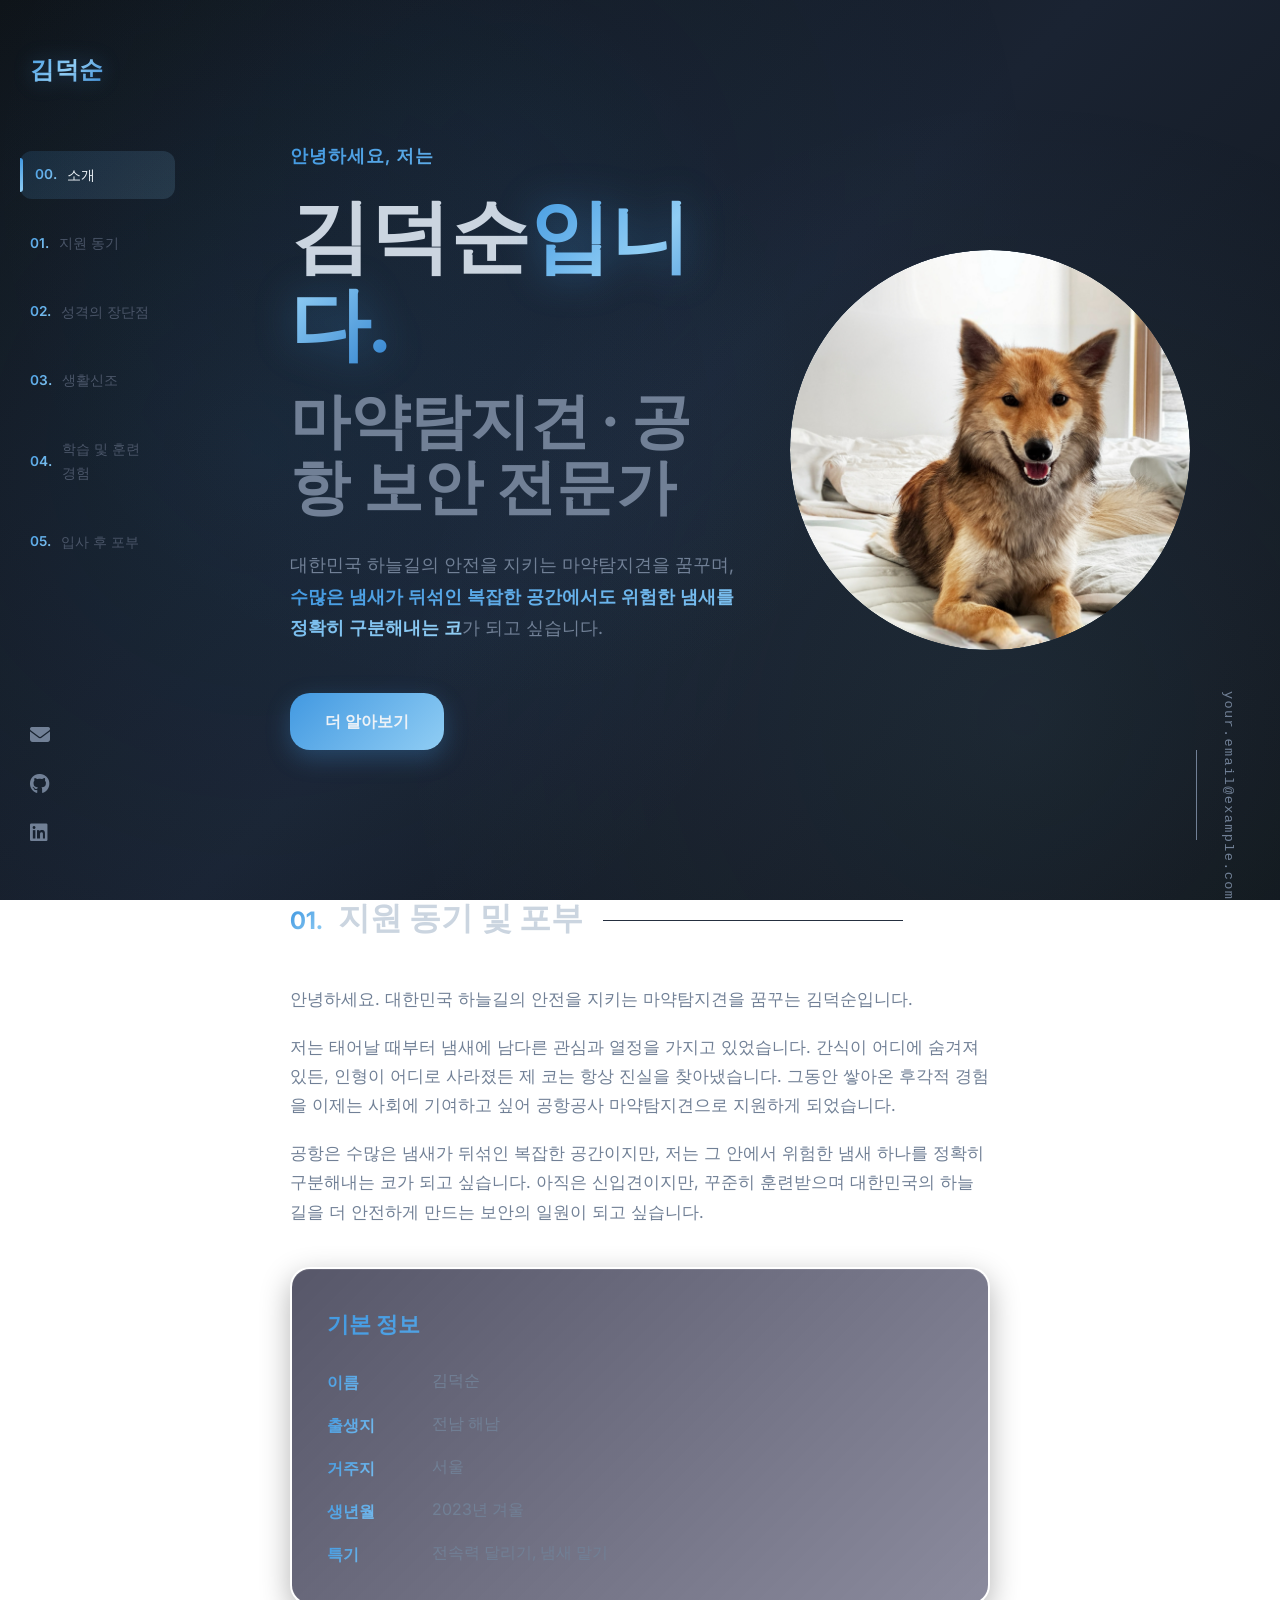
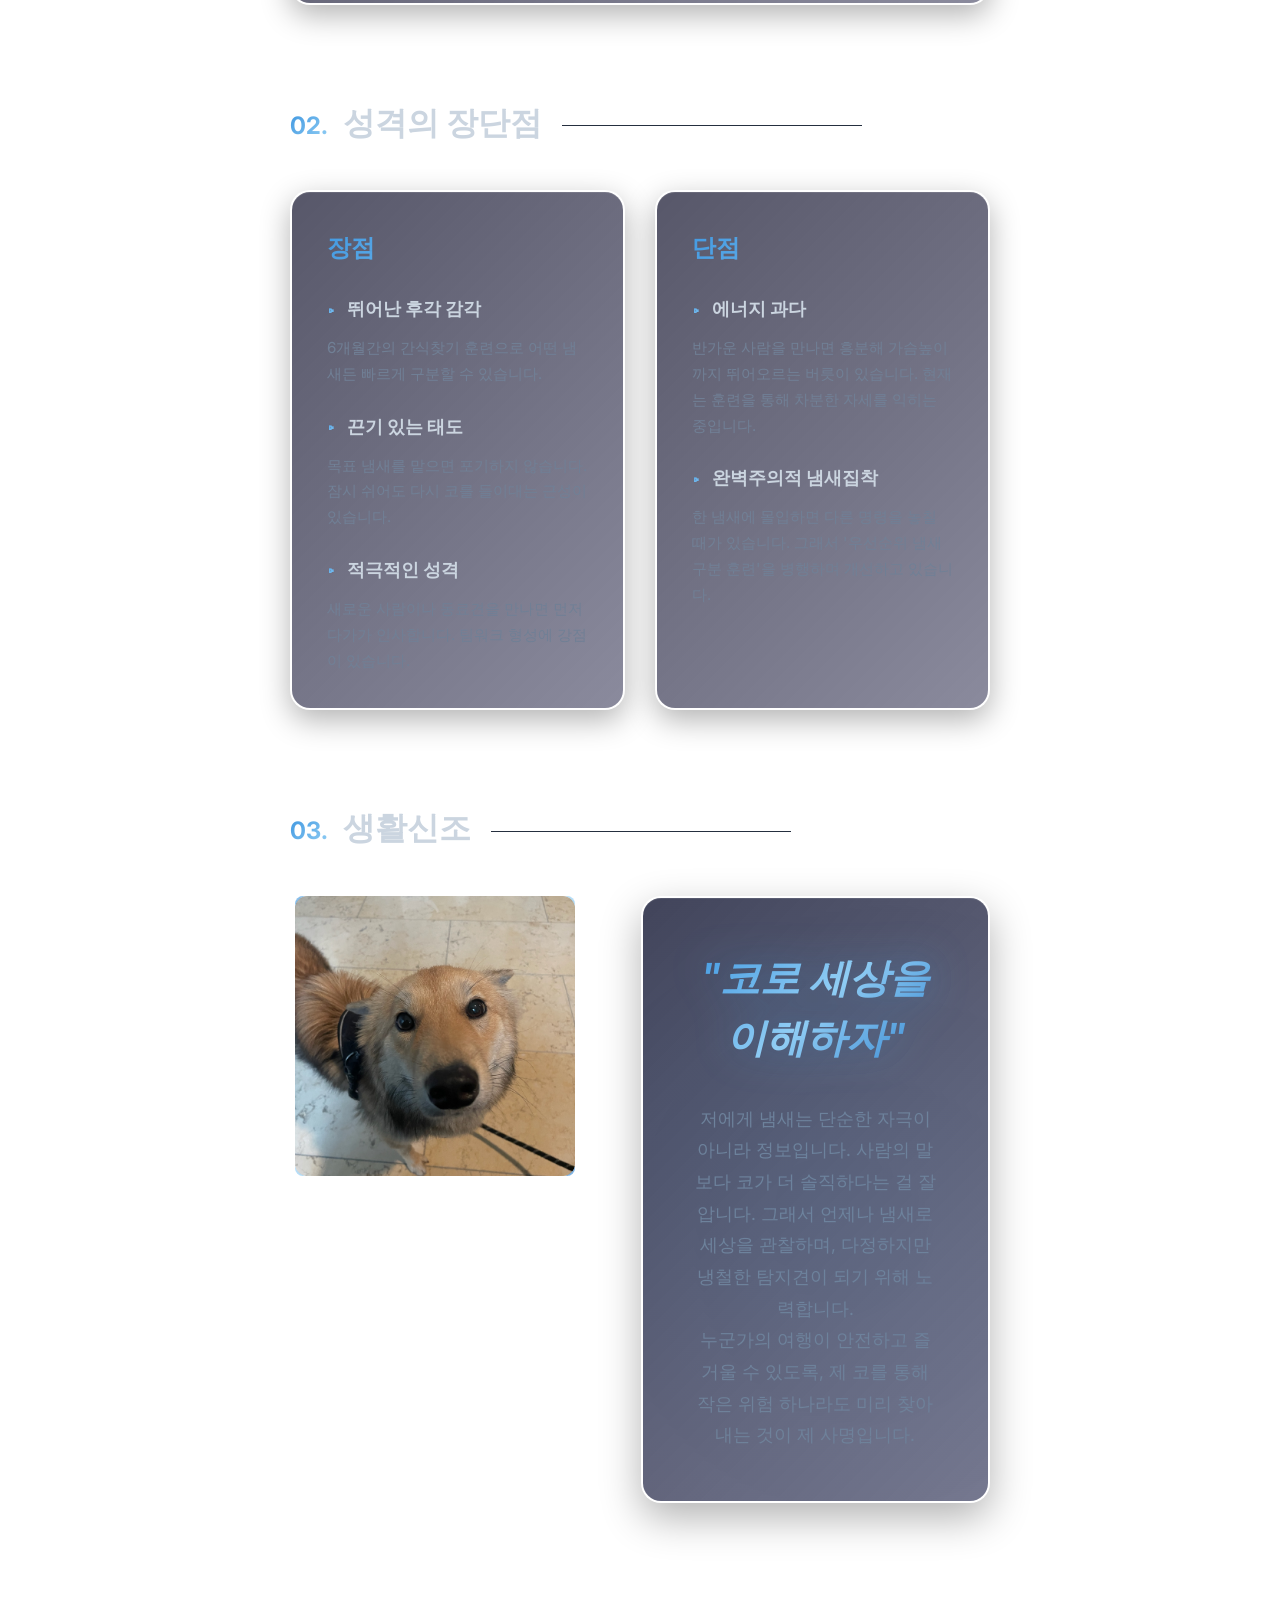
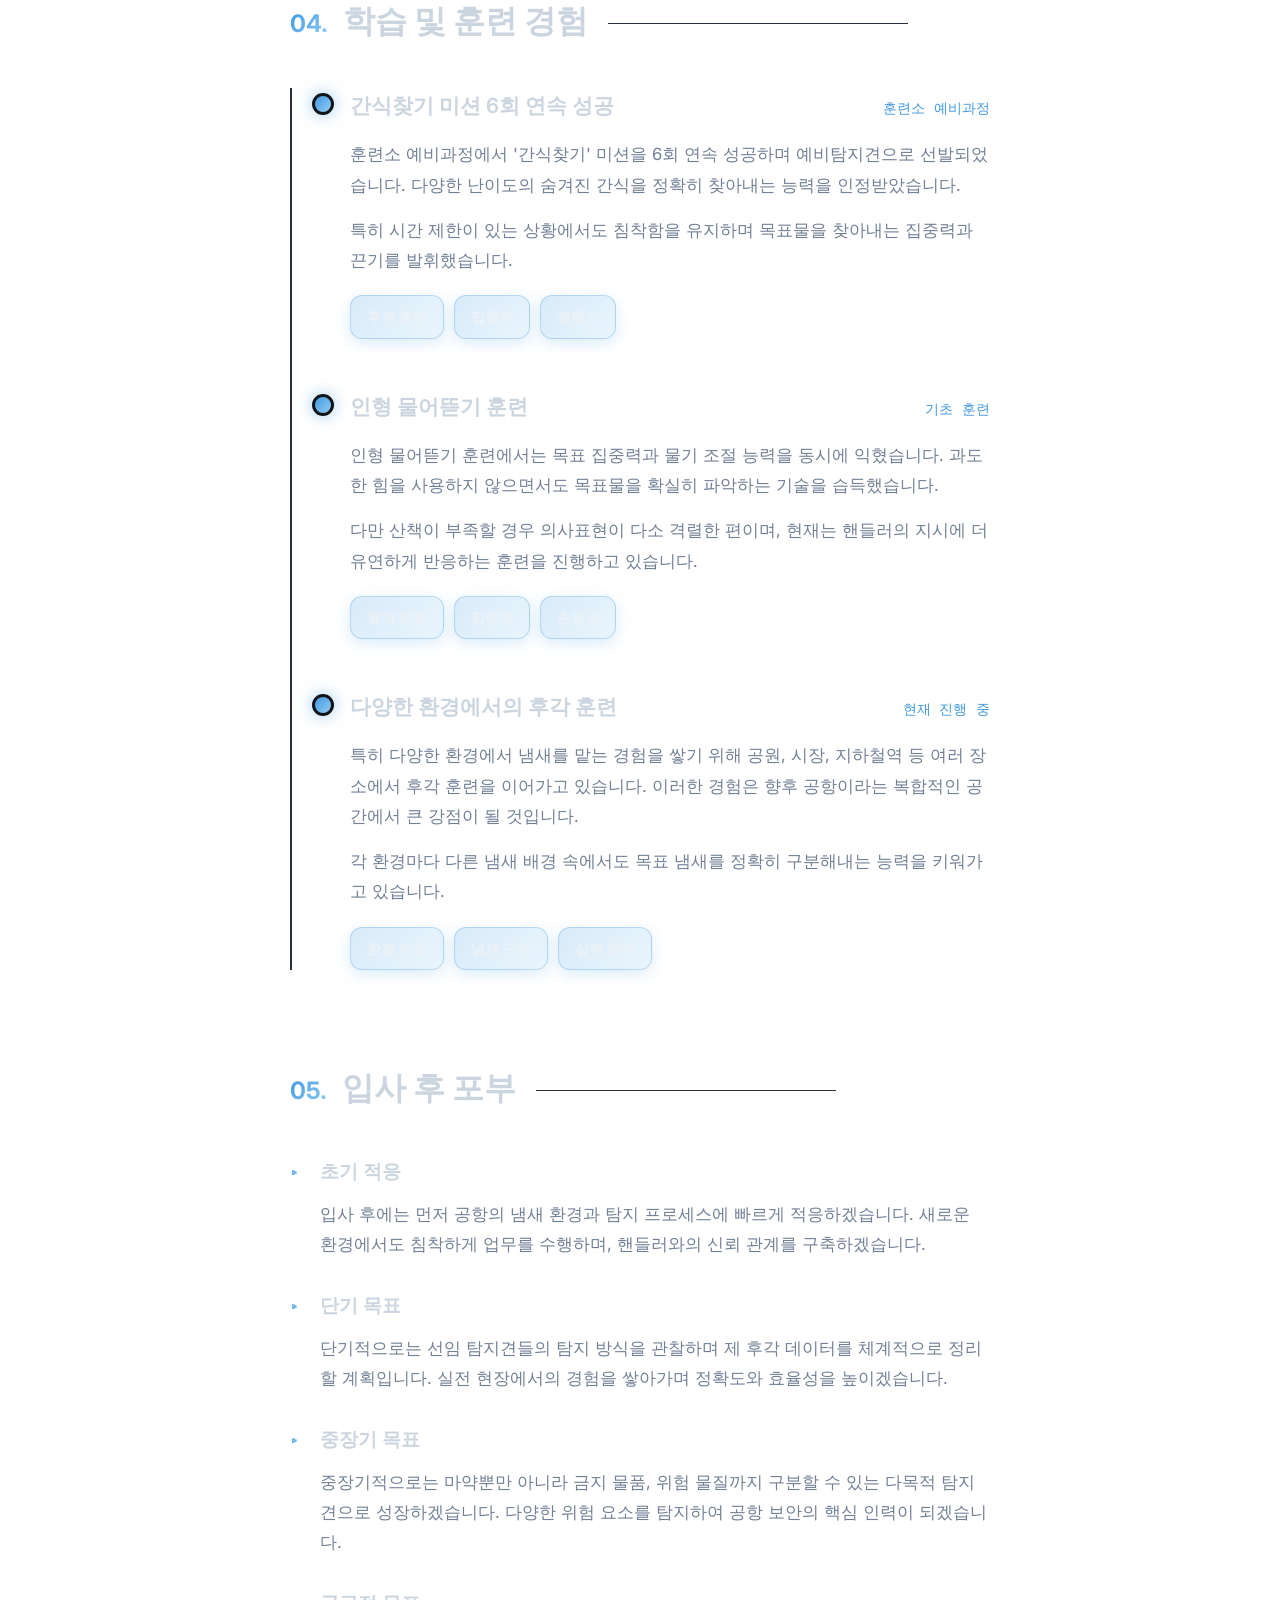
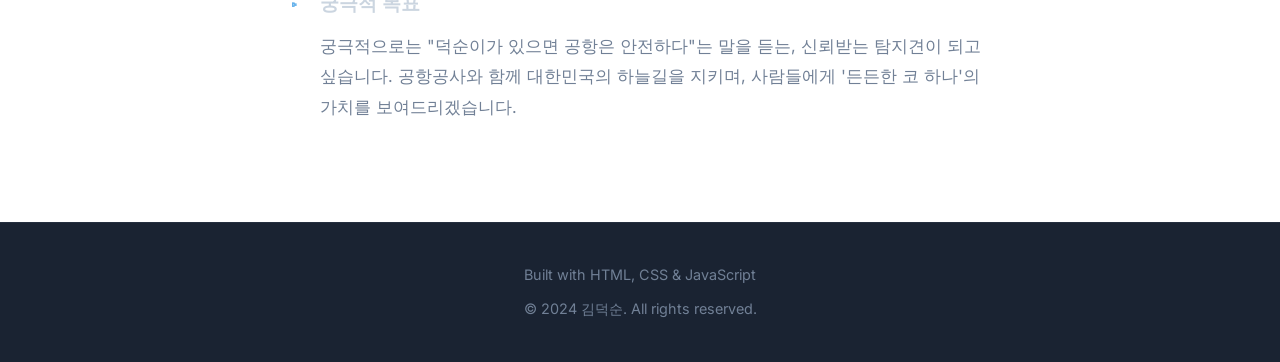
<file: index.html>
<!DOCTYPE html>
<html lang="ko">
<head>
    <meta charset="UTF-8">
    <meta name="viewport" content="width=device-width, initial-scale=1.0">
    <title>김덕순 - 마약탐지견 자기소개서</title>
    <link rel="stylesheet" href="style.css">
    <link rel="preconnect" href="https://fonts.googleapis.com">
    <link rel="preconnect" href="https://fonts.gstatic.com" crossorigin>
    <link href="https://fonts.googleapis.com/css2?family=Inter:wght@300;400;500;600;700&display=swap" rel="stylesheet">
    <link rel="stylesheet" href="https://cdnjs.cloudflare.com/ajax/libs/font-awesome/6.4.0/css/all.min.css">
</head>
<body>
    <!-- 좌측 사이드바 네비게이션 -->
    <aside class="sidebar">
        <div class="sidebar-content">
            <div class="logo">
                <a href="#intro">김덕순</a>
            </div>
            <nav class="sidebar-nav">
                <ol class="nav-list">
                    <li><a href="#intro" class="nav-link"><span>00.</span> 소개</a></li>
                    <li><a href="#motivation" class="nav-link"><span>01.</span> 지원 동기</a></li>
                    <li><a href="#personality" class="nav-link"><span>02.</span> 성격의 장단점</a></li>
                    <li><a href="#philosophy" class="nav-link"><span>03.</span> 생활신조</a></li>
                    <li><a href="#experience" class="nav-link"><span>04.</span> 학습 및 훈련 경험</a></li>
                    <li><a href="#future" class="nav-link"><span>05.</span> 입사 후 포부</a></li>
                </ol>
            </nav>
            <div class="sidebar-footer">
                <ul class="social-links">
                    <li><a href="mailto:your.email@example.com" aria-label="Email"><i class="fas fa-envelope"></i></a></li>
                    <li><a href="https://github.com" target="_blank" rel="noopener noreferrer" aria-label="GitHub"><i class="fab fa-github"></i></a></li>
                    <li><a href="https://linkedin.com" target="_blank" rel="noopener noreferrer" aria-label="LinkedIn"><i class="fab fa-linkedin"></i></a></li>
                </ul>
            </div>
        </div>
    </aside>
    
    <!-- 우측 이메일 링크 -->
    <div class="email-link-wrapper">
        <a href="mailto:your.email@example.com" class="email-link">your.email@example.com</a>
        <div class="email-link-line"></div>
    </div>

    <!-- 메인 콘텐츠 -->
    <main class="main-wrapper">
        <div class="container">
            <!-- 인트로 섹션 -->
            <section id="intro" class="intro-section">
                <div class="intro-content">
                    <div class="intro-text">
                        <p class="intro-greeting">안녕하세요, 저는</p>
                        <h1 class="intro-name">김덕순<span class="highlight">입니다.</span></h1>
                        <h2 class="intro-title">마약탐지견 · 공항 보안 전문가</h2>
                        <p class="intro-description">
                            대한민국 하늘길의 안전을 지키는 마약탐지견을 꿈꾸며, 
                            <span class="highlight">수많은 냄새가 뒤섞인 복잡한 공간에서도 위험한 냄새를 정확히 구분해내는 코</span>가 되고 싶습니다.
                        </p>
                        <a href="#motivation" class="cta-button">더 알아보기</a>
                    </div>
                    <div class="intro-image-wrapper">
                        <div class="intro-image-container">
                            <div class="intro-image-wrapper-inner">
                                <img src="shareImage_1763104814.jpg" alt="김덕순 프로필 사진" class="intro-image" id="profileImage" onerror="this.onerror=null; this.src='IMG_0081.jpg'; this.onerror=function(){this.src='IMG_0308.jpg'; this.onerror=function(){this.style.display='none'; this.nextElementSibling.style.display='flex';};};">
                                <div class="intro-image-placeholder" id="profilePlaceholder" style="display:none;">
                                    <span>🐾</span>
                                </div>
                            </div>
                            <div class="intro-image-border"></div>
                        </div>
                    </div>
                </div>
            </section>

            <!-- 지원 동기 및 포부 -->
            <section id="motivation" class="section">
                <div class="section-header">
                    <span class="section-number">01.</span>
                    <h2 class="section-title">지원 동기 및 포부</h2>
                </div>
                <div class="section-content">
                    <p>안녕하세요. 대한민국 하늘길의 안전을 지키는 마약탐지견을 꿈꾸는 김덕순입니다.</p>
                    <p>저는 태어날 때부터 냄새에 남다른 관심과 열정을 가지고 있었습니다. 간식이 어디에 숨겨져 있든, 인형이 어디로 사라졌든 제 코는 항상 진실을 찾아냈습니다. 그동안 쌓아온 후각적 경험을 이제는 사회에 기여하고 싶어 공항공사 마약탐지견으로 지원하게 되었습니다.</p>
                    <p>공항은 수많은 냄새가 뒤섞인 복잡한 공간이지만, 저는 그 안에서 위험한 냄새 하나를 정확히 구분해내는 코가 되고 싶습니다. 아직은 신입견이지만, 꾸준히 훈련받으며 대한민국의 하늘길을 더 안전하게 만드는 보안의 일원이 되고 싶습니다.</p>
                    
                    <div class="achievement-box">
                        <h3 class="achievement-title">기본 정보</h3>
                        <ul class="achievement-list">
                            <li>
                                <span class="achievement-year">이름</span>
                                <span class="achievement-text">김덕순</span>
                            </li>
                            <li>
                                <span class="achievement-year">출생지</span>
                                <span class="achievement-text">전남 해남</span>
                            </li>
                            <li>
                                <span class="achievement-year">거주지</span>
                                <span class="achievement-text">서울</span>
                            </li>
                            <li>
                                <span class="achievement-year">생년월</span>
                                <span class="achievement-text">2023년 겨울</span>
                            </li>
                            <li>
                                <span class="achievement-year">특기</span>
                                <span class="achievement-text">전속력 달리기, 냄새 맡기</span>
                            </li>
                        </ul>
                    </div>
                </div>
            </section>

            <!-- 성격의 장단점 -->
            <section id="personality" class="section">
                <div class="section-header">
                    <span class="section-number">02.</span>
                    <h2 class="section-title">성격의 장단점</h2>
                </div>
                <div class="section-content">
                    <div class="personality-grid">
                        <div class="personality-item">
                            <h3 class="personality-label">장점</h3>
                            <ul class="personality-list">
                                <li>
                                    <div class="personality-header">
                                        <span class="personality-icon">▹</span>
                                        <strong>뛰어난 후각 감각</strong>
                                    </div>
                                    <p>6개월간의 간식찾기 훈련으로 어떤 냄새든 빠르게 구분할 수 있습니다.</p>
                                </li>
                                <li>
                                    <div class="personality-header">
                                        <span class="personality-icon">▹</span>
                                        <strong>끈기 있는 태도</strong>
                                    </div>
                                    <p>목표 냄새를 맡으면 포기하지 않습니다. 잠시 쉬어도 다시 코를 들이대는 근성이 있습니다.</p>
                                </li>
                                <li>
                                    <div class="personality-header">
                                        <span class="personality-icon">▹</span>
                                        <strong>적극적인 성격</strong>
                                    </div>
                                    <p>새로운 사람이나 동료견을 만나면 먼저 다가가 인사합니다. 팀워크 형성에 강점이 있습니다.</p>
                                </li>
                            </ul>
                        </div>
                        <div class="personality-item">
                            <h3 class="personality-label">단점</h3>
                            <ul class="personality-list">
                                <li>
                                    <div class="personality-header">
                                        <span class="personality-icon">▹</span>
                                        <strong>에너지 과다</strong>
                                    </div>
                                    <p>반가운 사람을 만나면 흥분해 가슴높이까지 뛰어오르는 버릇이 있습니다. 현재는 훈련을 통해 차분한 자세를 익히는 중입니다.</p>
                                </li>
                                <li>
                                    <div class="personality-header">
                                        <span class="personality-icon">▹</span>
                                        <strong>완벽주의적 냄새집착</strong>
                                    </div>
                                    <p>한 냄새에 몰입하면 다른 명령을 놓칠 때가 있습니다. 그래서 '우선순위 냄새 구분 훈련'을 병행하며 개선하고 있습니다.</p>
                                </li>
                            </ul>
                        </div>
                    </div>
                </div>
            </section>

            <!-- 생활신조 -->
            <section id="philosophy" class="section">
                <div class="section-header">
                    <span class="section-number">03.</span>
                    <h2 class="section-title">생활신조</h2>
                </div>
                <div class="section-content">
                    <div class="philosophy-content-wrapper">
                        <div class="philosophy-image-wrapper">
                            <div class="philosophy-image-container">
                                <div class="philosophy-image-wrapper-inner">
                                    <img src="IMG_4011.JPG" alt="김덕순 - 생활신조" class="philosophy-image" id="philosophyImage" onerror="this.onerror=null; this.src='IMG_0308.jpg'; this.onerror=function(){this.style.display='none'; this.nextElementSibling.style.display='flex';};">
                                    <div class="philosophy-image-placeholder" style="display:none;">
                                        <span>🐾</span>
                                    </div>
                                </div>
                                <div class="philosophy-image-border"></div>
                            </div>
                        </div>
                        <div class="philosophy-box">
                            <blockquote class="quote">"코로 세상을 이해하자"</blockquote>
                            <p>저에게 냄새는 단순한 자극이 아니라 정보입니다. 사람의 말보다 코가 더 솔직하다는 걸 잘 압니다. 그래서 언제나 냄새로 세상을 관찰하며, 다정하지만 냉철한 탐지견이 되기 위해 노력합니다.</p>
                            <p>누군가의 여행이 안전하고 즐거울 수 있도록, 제 코를 통해 작은 위험 하나라도 미리 찾아내는 것이 제 사명입니다.</p>
                        </div>
                    </div>
                </div>
            </section>

            <!-- 학습 및 훈련 경험 -->
            <section id="experience" class="section">
                <div class="section-header">
                    <span class="section-number">04.</span>
                    <h2 class="section-title">학습 및 훈련 경험</h2>
                </div>
                <div class="section-content">
                    <ul class="experience-list">
                        <li class="experience-item">
                            <div class="experience-header">
                                <h3 class="experience-title">간식찾기 미션 6회 연속 성공</h3>
                                <span class="experience-period">훈련소 예비과정</span>
                            </div>
                            <p>훈련소 예비과정에서 '간식찾기' 미션을 6회 연속 성공하며 예비탐지견으로 선발되었습니다. 다양한 난이도의 숨겨진 간식을 정확히 찾아내는 능력을 인정받았습니다.</p>
                            <p>특히 시간 제한이 있는 상황에서도 침착함을 유지하며 목표물을 찾아내는 집중력과 끈기를 발휘했습니다.</p>
                            <ul class="tech-tags">
                                <li>후각 훈련</li>
                                <li>집중력</li>
                                <li>정확도</li>
                            </ul>
                        </li>
                        <li class="experience-item">
                            <div class="experience-header">
                                <h3 class="experience-title">인형 물어뜯기 훈련</h3>
                                <span class="experience-period">기초 훈련</span>
                            </div>
                            <p>인형 물어뜯기 훈련에서는 목표 집중력과 물기 조절 능력을 동시에 익혔습니다. 과도한 힘을 사용하지 않으면서도 목표물을 확실히 파악하는 기술을 습득했습니다.</p>
                            <p>다만 산책이 부족할 경우 의사표현이 다소 격렬한 편이며, 현재는 핸들러의 지시에 더 유연하게 반응하는 훈련을 진행하고 있습니다.</p>
                            <ul class="tech-tags">
                                <li>물기 조절</li>
                                <li>집중력</li>
                                <li>순응성</li>
                            </ul>
                        </li>
                        <li class="experience-item">
                            <div class="experience-header">
                                <h3 class="experience-title">다양한 환경에서의 후각 훈련</h3>
                                <span class="experience-period">현재 진행 중</span>
                            </div>
                            <p>특히 다양한 환경에서 냄새를 맡는 경험을 쌓기 위해 공원, 시장, 지하철역 등 여러 장소에서 후각 훈련을 이어가고 있습니다. 이러한 경험은 향후 공항이라는 복합적인 공간에서 큰 강점이 될 것입니다.</p>
                            <p>각 환경마다 다른 냄새 배경 속에서도 목표 냄새를 정확히 구분해내는 능력을 키워가고 있습니다.</p>
                            <ul class="tech-tags">
                                <li>환경 적응</li>
                                <li>냄새 구분</li>
                                <li>실전 준비</li>
                            </ul>
                        </li>
                    </ul>
                </div>
            </section>

            <!-- 입사 후 포부 -->
            <section id="future" class="section">
                <div class="section-header">
                    <span class="section-number">05.</span>
                    <h2 class="section-title">입사 후 포부</h2>
                </div>
                <div class="section-content">
                    <ul class="future-list">
                        <li class="future-item">
                            <div class="future-header">
                                <span class="future-icon">▹</span>
                                <h3 class="future-title">초기 적응</h3>
                            </div>
                            <p>입사 후에는 먼저 공항의 냄새 환경과 탐지 프로세스에 빠르게 적응하겠습니다. 새로운 환경에서도 침착하게 업무를 수행하며, 핸들러와의 신뢰 관계를 구축하겠습니다.</p>
                        </li>
                        <li class="future-item">
                            <div class="future-header">
                                <span class="future-icon">▹</span>
                                <h3 class="future-title">단기 목표</h3>
                            </div>
                            <p>단기적으로는 선임 탐지견들의 탐지 방식을 관찰하며 제 후각 데이터를 체계적으로 정리할 계획입니다. 실전 현장에서의 경험을 쌓아가며 정확도와 효율성을 높이겠습니다.</p>
                        </li>
                        <li class="future-item">
                            <div class="future-header">
                                <span class="future-icon">▹</span>
                                <h3 class="future-title">중장기 목표</h3>
                            </div>
                            <p>중장기적으로는 마약뿐만 아니라 금지 물품, 위험 물질까지 구분할 수 있는 다목적 탐지견으로 성장하겠습니다. 다양한 위험 요소를 탐지하여 공항 보안의 핵심 인력이 되겠습니다.</p>
                        </li>
                        <li class="future-item">
                            <div class="future-header">
                                <span class="future-icon">▹</span>
                                <h3 class="future-title">궁극적 목표</h3>
                            </div>
                            <p>궁극적으로는 "덕순이가 있으면 공항은 안전하다"는 말을 듣는, 신뢰받는 탐지견이 되고 싶습니다. 공항공사와 함께 대한민국의 하늘길을 지키며, 사람들에게 '든든한 코 하나'의 가치를 보여드리겠습니다.</p>
                        </li>
                    </ul>
                </div>
            </section>
        </div>
    </main>

    <!-- 푸터 -->
    <footer class="footer">
        <div class="footer-content">
            <p>Built with HTML, CSS & JavaScript</p>
            <p>&copy; 2024 김덕순. All rights reserved.</p>
        </div>
    </footer>

    <!-- 스크롤 투 탑 버튼 -->
    <button id="scrollTop" class="scroll-top" aria-label="맨 위로 이동">
        ↑
    </button>

    <script src="script.js"></script>
</body>
</html>
</file>
<file: style.css>
/* 전역 스타일 */
* {
    margin: 0;
    padding: 0;
    box-sizing: border-box;
}

:root {
    /* 그레이 블루 배경색 */
    --navy: #0f1419;
    --light-navy: #1a2332;
    --lightest-navy: #252f3f;
    --navy-shadow: rgba(15, 20, 25, 0.8);
    --dark-slate: #4a5568;
    --slate: #718096;
    --light-slate: #a0aec0;
    --lightest-slate: #cbd5e0;
    --white: #edf2f7;
    /* 블루 악센트 컬러 */
    --green: #4299e1;
    --green-tint: rgba(66, 153, 225, 0.15);
    --pink: #63b3ed;
    --blue: #90cdf4;
    --purple: #3182ce;
    --yellow: #2b6cb0;
    --font-sans: 'Inter', 'Noto Sans KR', -apple-system, BlinkMacSystemFont, 'Segoe UI', sans-serif;
    --transition: all 0.4s cubic-bezier(0.4, 0, 0.2, 1);
    --border-radius: 20px;
    --border-radius-small: 12px;
}

html {
    scroll-behavior: smooth;
}

body {
    font-family: var(--font-sans);
    line-height: 1.7;
    color: var(--slate);
    background: linear-gradient(135deg, #0f1419 0%, #1a2332 50%, #0f1419 100%);
    background-attachment: fixed;
    -webkit-font-smoothing: antialiased;
    -moz-osx-font-smoothing: grayscale;
    position: relative;
}

body::before {
    content: '';
    position: fixed;
    top: 0;
    left: 0;
    width: 100%;
    height: 100%;
    background: 
        radial-gradient(circle at 20% 50%, rgba(66, 153, 225, 0.08) 0%, transparent 50%),
        radial-gradient(circle at 80% 80%, rgba(144, 205, 244, 0.08) 0%, transparent 50%),
        radial-gradient(circle at 40% 20%, rgba(49, 130, 206, 0.06) 0%, transparent 50%);
    pointer-events: none;
    z-index: 0;
}

/* 스크롤바 스타일 */
::-webkit-scrollbar {
    width: 12px;
}

::-webkit-scrollbar-track {
    background: var(--navy);
}

::-webkit-scrollbar-thumb {
    background: linear-gradient(135deg, var(--green), var(--blue));
    border: 3px solid var(--navy);
    border-radius: 15px;
}

::-webkit-scrollbar-thumb:hover {
    background: linear-gradient(135deg, var(--blue), var(--purple));
    box-shadow: 0 0 10px rgba(66, 153, 225, 0.5);
}

/* 좌측 사이드바 */
.sidebar {
    position: fixed;
    left: 0;
    top: 0;
    bottom: 0;
    width: 200px;
    background-color: transparent;
    padding: 50px 30px;
    z-index: 1000;
    display: flex;
    flex-direction: column;
    transition: var(--transition);
}

.sidebar-content {
    display: flex;
    flex-direction: column;
    height: 100%;
    justify-content: space-between;
}

.sidebar-footer {
    margin-top: auto;
    padding-top: 30px;
}

.social-links {
    list-style: none;
    display: flex;
    flex-direction: column;
    gap: 15px;
    padding: 0;
    margin: 0;
}

.social-links li {
    margin: 0;
}

.social-links a {
    color: var(--slate);
    font-size: 20px;
    transition: var(--transition);
    display: inline-block;
}

.social-links a:hover {
    color: var(--green);
    transform: translateY(-3px);
}

/* 우측 이메일 링크 */
.email-link-wrapper {
    position: fixed;
    right: 40px;
    bottom: 0;
    z-index: 10;
    display: flex;
    flex-direction: column;
    align-items: center;
    gap: 20px;
    writing-mode: vertical-rl;
    text-orientation: mixed;
}

.email-link {
    font-family: 'SF Mono', 'Monaco', 'Inconsolata', 'Fira Code', monospace;
    font-size: 0.85rem;
    color: var(--slate);
    text-decoration: none;
    letter-spacing: 0.1em;
    transition: var(--transition);
}

.email-link:hover {
    color: var(--green);
    transform: translateY(-5px);
}

.email-link-line {
    width: 1px;
    height: 90px;
    background-color: var(--slate);
    transition: var(--transition);
}

.email-link-wrapper:hover .email-link-line {
    background-color: var(--green);
}

.logo {
    margin-bottom: 60px;
}

.logo a {
    font-size: 1.5rem;
    font-weight: 700;
    background: linear-gradient(135deg, var(--green), var(--blue), var(--purple));
    -webkit-background-clip: text;
    -webkit-text-fill-color: transparent;
    background-clip: text;
    text-decoration: none;
    transition: var(--transition);
    display: inline-block;
    font-family: var(--font-sans);
    letter-spacing: 0.5px;
    filter: drop-shadow(0 0 10px rgba(66, 153, 225, 0.3));
}

.logo a:hover {
    transform: translateY(-3px) scale(1.05);
    filter: drop-shadow(0 0 15px rgba(66, 153, 225, 0.5));
}

.sidebar-nav {
    flex: 1;
}

.nav-list {
    list-style: none;
    counter-reset: item;
    padding: 0;
}

.nav-list li {
    counter-increment: item;
    margin-bottom: 20px;
}

.nav-link {
    display: flex;
    align-items: center;
    color: var(--dark-slate);
    text-decoration: none;
    font-size: 0.9rem;
    transition: var(--transition);
    padding: 12px 15px;
    position: relative;
    font-family: var(--font-sans);
    border-radius: var(--border-radius-small);
    margin-left: -15px;
}

.nav-link span {
    margin-right: 10px;
    background: linear-gradient(135deg, var(--green), var(--blue));
    -webkit-background-clip: text;
    -webkit-text-fill-color: transparent;
    background-clip: text;
    font-size: 0.85rem;
    font-weight: 600;
}

.nav-link:hover,
.nav-link.active {
    color: var(--white);
    background: linear-gradient(135deg, rgba(66, 153, 225, 0.15), rgba(144, 205, 244, 0.15));
    transform: translateX(5px);
}

.nav-link::before {
    content: '';
    position: absolute;
    left: 0;
    width: 3px;
    height: 0;
    background: linear-gradient(180deg, var(--green), var(--blue));
    transition: var(--transition);
    border-radius: 0 10px 10px 0;
}

.nav-link:hover::before,
.nav-link.active::before {
    height: 70%;
    top: 15%;
}

/* 메인 콘텐츠 래퍼 */
.main-wrapper {
    margin-left: 200px;
    min-height: 100vh;
}

.container {
    max-width: 1000px;
    margin: 0 auto;
    padding: 0 50px;
}

/* 인트로 섹션 */
.intro-section {
    min-height: 100vh;
    display: flex;
    flex-direction: column;
    justify-content: center;
    padding: 100px 0;
}

.intro-content {
    display: grid;
    grid-template-columns: 1.1fr 0.9fr;
    gap: 50px;
    align-items: center;
}

.intro-text {
    z-index: 1;
}

.intro-greeting {
    background: linear-gradient(135deg, var(--green), var(--blue));
    -webkit-background-clip: text;
    -webkit-text-fill-color: transparent;
    background-clip: text;
    font-family: var(--font-sans);
    font-size: 1.1rem;
    margin-bottom: 20px;
    animation: fadeInUp 0.6s ease;
    font-weight: 600;
    letter-spacing: 1px;
}

.intro-name {
    font-size: clamp(40px, 8vw, 80px);
    font-weight: 700;
    color: var(--lightest-slate);
    line-height: 1.1;
    margin-bottom: 20px;
    animation: fadeInUp 0.6s ease 0.1s both;
}

.intro-name .highlight {
    background: linear-gradient(135deg, var(--green), var(--blue), var(--purple));
    -webkit-background-clip: text;
    -webkit-text-fill-color: transparent;
    background-clip: text;
    filter: drop-shadow(0 0 20px rgba(66, 153, 225, 0.4));
}

.intro-title {
    font-size: clamp(30px, 6vw, 60px);
    font-weight: 700;
    color: var(--slate);
    line-height: 1.1;
    margin-bottom: 30px;
    animation: fadeInUp 0.6s ease 0.2s both;
}

.intro-description {
    font-size: 1.15rem;
    color: var(--slate);
    max-width: 600px;
    line-height: 1.7;
    margin-bottom: 50px;
    animation: fadeInUp 0.6s ease 0.3s both;
}

.intro-description .highlight {
    background: linear-gradient(135deg, var(--green), var(--blue));
    -webkit-background-clip: text;
    -webkit-text-fill-color: transparent;
    background-clip: text;
    font-weight: 600;
}

.cta-button {
    display: inline-block;
    color: var(--white);
    background: linear-gradient(135deg, var(--green), var(--blue));
    border: none;
    border-radius: var(--border-radius);
    padding: 15px 35px;
    font-size: 1rem;
    font-family: var(--font-sans);
    font-weight: 600;
    text-decoration: none;
    transition: var(--transition);
    animation: fadeInUp 0.6s ease 0.4s both;
    position: relative;
    overflow: hidden;
    box-shadow: 0 8px 25px rgba(66, 153, 225, 0.3);
}

.cta-button::before {
    content: '';
    position: absolute;
    top: 0;
    left: -100%;
    width: 100%;
    height: 100%;
    background: linear-gradient(135deg, var(--blue), var(--purple));
    transition: var(--transition);
    z-index: -1;
}

.cta-button:hover {
    color: var(--white);
    transform: translateY(-5px) scale(1.05);
    box-shadow: 0 15px 40px rgba(66, 153, 225, 0.5);
}

.cta-button:hover::before {
    left: 0;
}

.cta-button:active {
    transform: translateY(-2px) scale(1.02);
}

/* 프로필 이미지 */
.intro-image-wrapper {
    display: flex;
    justify-content: center;
    align-items: center;
    animation: fadeInUp 0.6s ease 0.5s both;
}

.intro-image-container {
    position: relative;
    width: 100%;
    max-width: 400px;
    aspect-ratio: 1;
    min-height: 400px;
    border-radius: 50%;
    overflow: hidden;
    background: linear-gradient(135deg, rgba(66, 153, 225, 0.1), rgba(144, 205, 244, 0.1));
}

.intro-image-wrapper-inner {
    position: relative;
    width: 100%;
    height: 100%;
    aspect-ratio: 1;
    border-radius: 50%;
    overflow: hidden;
}

.intro-image {
    width: 100%;
    height: 100%;
    object-fit: cover;
    object-position: center 25%;
    transition: var(--transition);
    border-radius: 50%;
    position: absolute;
    top: 0;
    left: 0;
}

.intro-image-container:hover .intro-image {
    transform: scale(1.12);
}

.intro-image-placeholder {
    position: absolute;
    top: 0;
    left: 0;
    width: 100%;
    height: 100%;
    display: none;
    align-items: center;
    justify-content: center;
    background: linear-gradient(135deg, rgba(66, 153, 225, 0.2), rgba(144, 205, 244, 0.2));
    color: var(--white);
    font-size: 4rem;
    font-weight: 700;
    font-family: var(--font-sans);
    border-radius: 50%;
}

.intro-image-border {
    position: absolute;
    top: -5px;
    left: -5px;
    width: calc(100% + 10px);
    height: calc(100% + 10px);
    border: 4px solid transparent;
    background: linear-gradient(135deg, var(--green), var(--blue), var(--purple)) border-box;
    -webkit-mask: linear-gradient(#fff 0 0) padding-box, linear-gradient(#fff 0 0);
    -webkit-mask-composite: subtract;
    mask-composite: exclude;
    border-radius: 50%;
    opacity: 0.6;
    transition: var(--transition);
    pointer-events: none;
    animation: borderRotate 3s linear infinite;
}

.intro-image-container:hover .intro-image-border {
    opacity: 1;
    box-shadow: 0 0 40px rgba(66, 153, 225, 0.6);
    transform: scale(1.05);
}

.image-gallery {
    display: grid;
    grid-template-columns: repeat(3, 1fr);
    gap: 20px;
    width: 100%;
    max-width: 500px;
}

.gallery-item {
    position: relative;
    aspect-ratio: 1;
    border-radius: var(--border-radius);
    overflow: hidden;
    transition: var(--transition);
}

.gallery-image-container {
    position: relative;
    width: 100%;
    height: 100%;
    border-radius: var(--border-radius);
    overflow: hidden;
    box-shadow: 0 10px 30px rgba(0, 0, 0, 0.3), 0 0 20px rgba(66, 153, 225, 0.2);
    border: 2px solid transparent;
    background: linear-gradient(135deg, var(--green), var(--blue)) border-box;
    -webkit-mask: linear-gradient(#fff 0 0) padding-box, linear-gradient(#fff 0 0);
    -webkit-mask-composite: subtract;
    mask-composite: exclude;
}

.gallery-image {
    width: 100%;
    height: 100%;
    object-fit: cover;
    transition: var(--transition);
    display: block;
}

.gallery-item:hover .gallery-image {
    transform: scale(1.1);
}

.gallery-item:hover {
    transform: translateY(-8px) scale(1.05);
}

.gallery-item:hover .gallery-image-container {
    box-shadow: 0 20px 50px rgba(0, 0, 0, 0.4), 0 0 40px rgba(66, 153, 225, 0.4);
}

.gallery-overlay {
    position: absolute;
    top: 0;
    left: 0;
    right: 0;
    bottom: 0;
    background: linear-gradient(to bottom, transparent 0%, rgba(10, 25, 47, 0.2) 100%);
    opacity: 0;
    transition: var(--transition);
    pointer-events: none;
}

.gallery-item:hover .gallery-overlay {
    opacity: 1;
}

.profile-image-container {
    position: relative;
    width: 300px;
    height: 300px;
    max-width: 100%;
    margin-left: auto;
}

.profile-image-wrapper {
    position: relative;
    width: 100%;
    height: 100%;
    min-height: 300px;
    border-radius: 50%;
    overflow: visible;
    z-index: 2;
    background: #ffffff;
    display: flex;
    align-items: center;
    justify-content: center;
    padding: 15%;
    box-sizing: border-box;
}

.profile-image-picture {
    position: relative;
    width: 85%;
    height: 85%;
    max-width: 85%;
    max-height: 85%;
    border-radius: 50%;
    overflow: hidden;
    margin: 0 auto;
}

.profile-image {
    width: 100%;
    height: 100%;
    object-fit: contain;
    object-position: center;
    transition: var(--transition);
    display: block;
}

.profile-image:hover {
    transform: scale(1.08) rotate(2deg);
}

.profile-image-placeholder {
    width: 100%;
    height: 100%;
    display: none;
    align-items: center;
    justify-content: center;
    background: linear-gradient(135deg, var(--green) 0%, var(--blue) 50%, var(--purple) 100%);
    color: var(--white);
    font-size: 5rem;
    font-weight: 700;
    font-family: var(--font-sans);
    transition: var(--transition);
    position: absolute;
    top: 0;
    left: 0;
    filter: drop-shadow(0 0 20px rgba(66, 153, 225, 0.5));
}

.profile-image-container:hover .profile-image-placeholder {
    background: linear-gradient(135deg, var(--green-tint) 0%, var(--lightest-navy) 100%);
    transform: scale(1.05);
}

.profile-image-border {
    position: absolute;
    top: -5px;
    left: -5px;
    width: calc(100% + 10px);
    height: calc(100% + 10px);
    border-radius: 50%;
    border: 4px solid transparent;
    background: linear-gradient(135deg, var(--green), var(--blue), var(--purple)) border-box;
    -webkit-mask: linear-gradient(#fff 0 0) padding-box, linear-gradient(#fff 0 0);
    -webkit-mask-composite: subtract;
    mask-composite: exclude;
    opacity: 0.6;
    transition: var(--transition);
    z-index: 1;
    animation: borderRotate 3s linear infinite;
}

@keyframes borderRotate {
    0% {
        transform: rotate(0deg);
    }
    100% {
        transform: rotate(360deg);
    }
}

.profile-image-container:hover .profile-image-border {
    opacity: 1;
    box-shadow: 0 0 40px rgba(66, 153, 225, 0.6);
    transform: scale(1.05);
}


@keyframes fadeInUp {
    from {
        opacity: 0;
        transform: translateY(20px);
    }
    to {
        opacity: 1;
        transform: translateY(0);
    }
}

/* 섹션 스타일 */
.section {
    margin-bottom: 100px;
    opacity: 0;
    transform: translateY(30px);
    transition: opacity 0.6s cubic-bezier(0.645, 0.045, 0.355, 1), transform 0.6s cubic-bezier(0.645, 0.045, 0.355, 1);
}

.section.visible {
    opacity: 1;
    transform: translateY(0);
}

.section-header {
    display: flex;
    align-items: baseline;
    margin-bottom: 50px;
}

.section-number {
    font-family: var(--font-sans);
    font-size: clamp(18px, 3vw, 24px);
    font-weight: 700;
    background: linear-gradient(135deg, var(--green), var(--blue));
    -webkit-background-clip: text;
    -webkit-text-fill-color: transparent;
    background-clip: text;
    margin-right: 15px;
    line-height: 1;
}

.section-title {
    font-size: clamp(26px, 5vw, 32px);
    font-weight: 600;
    color: var(--lightest-slate);
    line-height: 1.1;
    position: relative;
    white-space: nowrap;
}

.section-title::after {
    content: '';
    position: relative;
    display: inline-block;
    width: 300px;
    height: 1px;
    margin-left: 20px;
    background-color: var(--lightest-navy);
    vertical-align: middle;
}

.section-content {
    color: var(--slate);
    font-size: 1.05rem;
    line-height: 1.75;
    max-width: 700px;
}

.section-content p {
    margin-bottom: 18px;
}

.section-content p:last-child {
    margin-bottom: 0;
}

/* 섹션 이미지 스타일 */
.content-with-image {
    display: grid;
    grid-template-columns: 1.2fr 0.8fr;
    gap: 60px;
    align-items: center;
    margin-bottom: 40px;
}

.text-content {
    flex: 1;
}

.section-image-wrapper {
    display: flex;
    justify-content: center;
    align-items: center;
}

.section-image-gallery {
    display: grid;
    grid-template-columns: repeat(3, 1fr);
    gap: 15px;
    width: 100%;
    max-width: 400px;
}

.section-image-container {
    position: relative;
    width: 100%;
    max-width: 350px;
    min-height: 300px;
    border-radius: var(--border-radius);
    overflow: hidden;
    box-shadow: 0 15px 40px rgba(0, 0, 0, 0.4), 0 0 30px rgba(66, 153, 225, 0.2);
    transition: var(--transition);
    border: 3px solid transparent;
    background: linear-gradient(135deg, var(--green), var(--blue)) border-box;
    -webkit-mask: linear-gradient(#fff 0 0) padding-box, linear-gradient(#fff 0 0);
    -webkit-mask-composite: subtract;
    mask-composite: exclude;
}

.section-image-wrapper-inner {
    position: relative;
    width: 100%;
    height: 100%;
    min-height: 300px;
}

.section-image-placeholder {
    position: absolute;
    top: 0;
    left: 0;
    width: 100%;
    height: 100%;
    min-height: 300px;
    display: none;
    align-items: center;
    justify-content: center;
    background: linear-gradient(135deg, rgba(66, 153, 225, 0.2), rgba(144, 205, 244, 0.2));
    color: var(--white);
    font-size: 4rem;
    font-weight: 700;
    font-family: var(--font-sans);
    border-radius: var(--border-radius);
}

.section-image-container:hover {
    transform: translateY(-8px) scale(1.02);
    box-shadow: 0 25px 60px rgba(0, 0, 0, 0.5), 0 0 50px rgba(66, 153, 225, 0.4);
}

.section-image {
    width: 100%;
    height: 100%;
    min-height: 300px;
    max-height: 400px;
    display: block;
    transition: var(--transition);
    object-fit: cover;
    border-radius: var(--border-radius);
    position: absolute;
    top: 0;
    left: 0;
}

.section-image-container:hover .section-image {
    transform: scale(1.08);
}

.section-image-overlay {
    position: absolute;
    top: 0;
    left: 0;
    right: 0;
    bottom: 0;
    background: linear-gradient(to bottom, transparent 0%, rgba(10, 25, 47, 0.3) 100%);
    opacity: 0;
    transition: var(--transition);
    pointer-events: none;
}

.section-image-container:hover .section-image-overlay {
    opacity: 1;
}

/* 생활신조 섹션 이미지 */
.philosophy-content-wrapper {
    display: grid;
    grid-template-columns: 1fr 1.2fr;
    gap: 60px;
    align-items: start;
}

.philosophy-image-wrapper {
    display: flex;
    justify-content: center;
    align-items: center;
}

.philosophy-image-gallery {
    display: grid;
    grid-template-columns: repeat(3, 1fr);
    gap: 15px;
    width: 100%;
    max-width: 350px;
}

.philosophy-image-container {
    position: relative;
    width: 100%;
    max-width: 280px;
    aspect-ratio: 1;
    min-height: 280px;
    border-radius: 8px;
    overflow: hidden;
    background: linear-gradient(135deg, rgba(66, 153, 225, 0.1), rgba(144, 205, 244, 0.1));
}

.philosophy-image-wrapper-inner {
    position: relative;
    width: 100%;
    height: 100%;
    aspect-ratio: 1;
}

.philosophy-image {
    width: 100%;
    height: 100%;
    object-fit: cover;
    transition: var(--transition);
    border-radius: var(--border-radius-small);
    position: absolute;
    top: 0;
    left: 0;
}

.philosophy-image-placeholder {
    position: absolute;
    top: 0;
    left: 0;
    width: 100%;
    height: 100%;
    display: none;
    align-items: center;
    justify-content: center;
    background: linear-gradient(135deg, rgba(66, 153, 225, 0.2), rgba(144, 205, 244, 0.2));
    color: var(--white);
    font-size: 4rem;
    font-weight: 700;
    font-family: var(--font-sans);
    border-radius: var(--border-radius-small);
}

.philosophy-image-container:hover .philosophy-image {
    transform: scale(1.12);
}

.philosophy-image-border {
    position: absolute;
    top: -5px;
    left: -5px;
    right: -5px;
    bottom: -5px;
    border: 4px solid transparent;
    background: linear-gradient(135deg, var(--green), var(--blue), var(--purple)) border-box;
    -webkit-mask: linear-gradient(#fff 0 0) padding-box, linear-gradient(#fff 0 0);
    -webkit-mask-composite: subtract;
    mask-composite: exclude;
    border-radius: var(--border-radius);
    opacity: 0.6;
    transition: var(--transition);
    pointer-events: none;
    animation: borderGlow 2s ease-in-out infinite;
}

@keyframes borderGlow {
    0%, 100% {
        opacity: 0.6;
        filter: drop-shadow(0 0 10px rgba(66, 153, 225, 0.3));
    }
    50% {
        opacity: 1;
        filter: drop-shadow(0 0 20px rgba(66, 153, 225, 0.6));
    }
}

.philosophy-image-container:hover .philosophy-image-border {
    opacity: 1;
    top: -8px;
    left: -8px;
    right: -8px;
    bottom: -8px;
}

/* 주요 경력 및 학력 박스 */
.achievement-box {
    margin-top: 40px;
    padding: 35px;
    background: linear-gradient(135deg, rgba(45, 45, 68, 0.8), rgba(61, 61, 92, 0.6));
    backdrop-filter: blur(10px);
    border-radius: var(--border-radius);
    border: 2px solid transparent;
    background-clip: padding-box;
    box-shadow: 0 10px 30px rgba(0, 0, 0, 0.3), inset 0 1px 0 rgba(255, 255, 255, 0.1);
    transition: var(--transition);
    position: relative;
    overflow: hidden;
}

.achievement-box::before {
    content: '';
    position: absolute;
    top: 0;
    left: -100%;
    width: 100%;
    height: 100%;
    background: linear-gradient(90deg, transparent, rgba(66, 153, 225, 0.1), transparent);
    transition: var(--transition);
}

.achievement-box:hover {
    border-color: var(--green);
    transform: translateY(-5px);
    box-shadow: 0 15px 40px rgba(0, 0, 0, 0.4), 0 0 30px rgba(66, 153, 225, 0.3);
}

.achievement-box:hover::before {
    left: 100%;
}

.achievement-title {
    font-size: 1.4rem;
    background: linear-gradient(135deg, var(--green), var(--blue));
    -webkit-background-clip: text;
    -webkit-text-fill-color: transparent;
    background-clip: text;
    margin-bottom: 25px;
    font-weight: 700;
}

.achievement-list {
    list-style: none;
    padding: 0;
}

.achievement-list li {
    display: flex;
    align-items: flex-start;
    margin-bottom: 15px;
    padding-left: 0;
    position: relative;
}

.achievement-list li:last-child {
    margin-bottom: 0;
}

.achievement-year {
    font-family: var(--font-sans);
    background: linear-gradient(135deg, var(--green), var(--blue));
    -webkit-background-clip: text;
    -webkit-text-fill-color: transparent;
    background-clip: text;
    font-size: 1rem;
    font-weight: 700;
    min-width: 80px;
    margin-right: 25px;
}

.achievement-text {
    color: var(--slate);
    font-size: 1rem;
    line-height: 1.6;
    flex: 1;
}

/* 성격의 장단점 */
.personality-grid {
    display: grid;
    grid-template-columns: repeat(auto-fit, minmax(300px, 1fr));
    gap: 30px;
    margin-top: 30px;
}

.personality-item {
    background: linear-gradient(135deg, rgba(45, 45, 68, 0.8), rgba(61, 61, 92, 0.6));
    backdrop-filter: blur(10px);
    padding: 35px;
    border-radius: var(--border-radius);
    border: 2px solid transparent;
    background-clip: padding-box;
    box-shadow: 0 10px 30px rgba(0, 0, 0, 0.3), inset 0 1px 0 rgba(255, 255, 255, 0.1);
    transition: var(--transition);
}

.personality-item:hover {
    transform: translateY(-8px) scale(1.02);
    border-color: var(--green);
    box-shadow: 0 20px 50px rgba(0, 0, 0, 0.4), 0 0 40px rgba(66, 153, 225, 0.3);
}

.personality-label {
    font-size: 1.5rem;
    background: linear-gradient(135deg, var(--green), var(--blue));
    -webkit-background-clip: text;
    -webkit-text-fill-color: transparent;
    background-clip: text;
    margin-bottom: 25px;
    font-weight: 700;
}

.personality-list {
    list-style: none;
}

.personality-list li {
    margin-bottom: 25px;
}

.personality-list li:last-child {
    margin-bottom: 0;
}

.personality-header {
    display: flex;
    align-items: center;
    margin-bottom: 10px;
}

.personality-icon {
    background: linear-gradient(135deg, var(--green), var(--blue));
    -webkit-background-clip: text;
    -webkit-text-fill-color: transparent;
    background-clip: text;
    margin-right: 12px;
    font-size: 1rem;
    font-weight: 600;
}

.personality-header strong {
    color: var(--lightest-slate);
    font-size: 1.1rem;
}

.personality-list p {
    color: var(--slate);
    font-size: 0.95rem;
    line-height: 1.7;
    margin: 0;
}

/* 생활신조 */
.philosophy-box {
    background: linear-gradient(135deg, rgba(45, 45, 68, 0.9), rgba(61, 61, 92, 0.7));
    backdrop-filter: blur(15px);
    padding: 50px;
    border-radius: var(--border-radius);
    border: 2px solid transparent;
    background-clip: padding-box;
    text-align: center;
    transition: var(--transition);
    box-shadow: 0 15px 40px rgba(0, 0, 0, 0.3), inset 0 1px 0 rgba(255, 255, 255, 0.1);
    position: relative;
    overflow: hidden;
}

.philosophy-box::before {
    content: '';
    position: absolute;
    top: -50%;
    left: -50%;
    width: 200%;
    height: 200%;
    background: radial-gradient(circle, rgba(66, 153, 225, 0.1) 0%, transparent 70%);
    animation: pulse 4s ease-in-out infinite;
}

@keyframes pulse {
    0%, 100% {
        transform: scale(1);
        opacity: 0.5;
    }
    50% {
        transform: scale(1.1);
        opacity: 0.8;
    }
}

.philosophy-box:hover {
    border-color: var(--green);
    transform: translateY(-8px) scale(1.02);
    box-shadow: 0 25px 60px rgba(0, 0, 0, 0.4), 0 0 50px rgba(66, 153, 225, 0.4);
}

.quote {
    font-size: clamp(28px, 5vw, 40px);
    font-weight: 700;
    background: linear-gradient(135deg, var(--green), var(--blue), var(--purple));
    -webkit-background-clip: text;
    -webkit-text-fill-color: transparent;
    background-clip: text;
    margin-bottom: 35px;
    font-style: italic;
    line-height: 1.5;
    filter: drop-shadow(0 0 20px rgba(66, 153, 225, 0.4));
    position: relative;
    z-index: 1;
}

.philosophy-box p {
    font-size: 1.1rem;
    line-height: 1.8;
    color: var(--slate);
    max-width: 700px;
    margin: 0 auto;
}

/* 학창시절 경험 */
.experience-list {
    list-style: none;
    position: relative;
    padding-left: 30px;
}

.experience-list::before {
    content: '';
    position: absolute;
    left: 0;
    top: 0;
    bottom: 0;
    width: 2px;
    background-color: var(--lightest-navy);
}

.experience-item {
    position: relative;
    margin-bottom: 50px;
    padding-left: 30px;
}

.experience-item::before {
    content: '';
    position: absolute;
    left: -8px;
    top: 5px;
    width: 16px;
    height: 16px;
    border-radius: 50%;
    background: linear-gradient(135deg, var(--green), var(--blue));
    border: 3px solid var(--navy);
    box-shadow: 0 0 15px rgba(66, 153, 225, 0.5);
    animation: pulseDot 2s ease-in-out infinite;
}

@keyframes pulseDot {
    0%, 100% {
        transform: scale(1);
        box-shadow: 0 0 15px rgba(66, 153, 225, 0.5);
    }
    50% {
        transform: scale(1.2);
        box-shadow: 0 0 25px rgba(66, 153, 225, 0.8);
    }
}

.experience-item:last-child {
    margin-bottom: 0;
}

.experience-header {
    display: flex;
    align-items: baseline;
    justify-content: space-between;
    margin-bottom: 15px;
    flex-wrap: wrap;
    gap: 10px;
}

.experience-title {
    font-size: 1.3rem;
    color: var(--lightest-slate);
    font-weight: 600;
}

.experience-period {
    color: var(--green);
    font-family: 'SF Mono', 'Monaco', 'Inconsolata', 'Fira Code', monospace;
    font-size: 0.9rem;
}

.experience-item p {
    color: var(--slate);
    margin-bottom: 15px;
    line-height: 1.8;
}

.experience-item p:last-of-type {
    margin-bottom: 20px;
}

.tech-tags {
    display: flex;
    flex-wrap: wrap;
    gap: 10px;
    list-style: none;
    margin-top: 20px;
}

.tech-tags li {
    color: var(--white);
    font-family: var(--font-sans);
    font-size: 0.9rem;
    font-weight: 600;
    padding: 8px 16px;
    background: linear-gradient(135deg, rgba(66, 153, 225, 0.2), rgba(144, 205, 244, 0.2));
    backdrop-filter: blur(10px);
    border-radius: var(--border-radius-small);
    border: 1px solid rgba(66, 153, 225, 0.3);
    transition: var(--transition);
    box-shadow: 0 4px 15px rgba(66, 153, 225, 0.2);
}

.tech-tags li:hover {
    background: linear-gradient(135deg, var(--green), var(--blue));
    transform: translateY(-3px) scale(1.05);
    box-shadow: 0 8px 25px rgba(66, 153, 225, 0.4);
}

/* 입사 후 포부 */
.future-list {
    list-style: none;
    margin-top: 30px;
}

.future-item {
    position: relative;
    padding-left: 30px;
    margin-bottom: 30px;
    transition: var(--transition);
}

.future-item:hover {
    transform: translateX(5px);
}

.future-header {
    display: flex;
    align-items: center;
    margin-bottom: 10px;
}

.future-icon {
    background: linear-gradient(135deg, var(--green), var(--blue));
    -webkit-background-clip: text;
    -webkit-text-fill-color: transparent;
    background-clip: text;
    margin-right: 12px;
    font-size: 1rem;
    font-weight: 600;
    position: absolute;
    left: 0;
}

.future-title {
    font-size: 1.2rem;
    color: var(--lightest-slate);
    font-weight: 600;
}

.future-item p {
    color: var(--slate);
    line-height: 1.8;
    margin: 0;
}

/* 푸터 */
.footer {
    background-color: var(--light-navy);
    border-top: 1px solid var(--lightest-navy);
    padding: 40px 0;
    margin-top: 100px;
}

.footer-content {
    max-width: 1000px;
    margin: 0 auto;
    padding: 0 50px;
    text-align: center;
}

.footer-content p {
    color: var(--slate);
    font-size: 0.9rem;
    margin-bottom: 10px;
}

.footer-content p:last-child {
    margin-bottom: 0;
}

/* 스크롤 투 탑 버튼 */
.scroll-top {
    position: fixed;
    bottom: 30px;
    right: 80px;
    width: 60px;
    height: 60px;
    background: linear-gradient(135deg, var(--green), var(--blue));
    color: var(--white);
    border: none;
    border-radius: 50%;
    font-size: 24px;
    cursor: pointer;
    opacity: 0;
    visibility: hidden;
    transition: var(--transition);
    z-index: 1000;
    display: flex;
    align-items: center;
    justify-content: center;
    font-family: var(--font-sans);
    font-weight: 700;
    box-shadow: 0 8px 25px rgba(66, 153, 225, 0.4);
}

.scroll-top.visible {
    opacity: 1;
    visibility: visible;
}

.scroll-top:hover {
    background: linear-gradient(135deg, var(--blue), var(--purple));
    color: var(--white);
    transform: translateY(-8px) scale(1.1);
    box-shadow: 0 15px 40px rgba(66, 153, 225, 0.6);
}

.scroll-top:active {
    transform: translateY(-5px) scale(1.05);
}

/* 반응형 디자인 */
@media (max-width: 1080px) {
    .sidebar {
        width: 150px;
        padding: 50px 20px;
    }

    .main-wrapper {
        margin-left: 150px;
    }

    .container {
        padding: 0 40px;
    }
}

@media (max-width: 768px) {
    .sidebar {
        position: fixed;
        left: -200px;
        width: 200px;
        transition: var(--transition);
        background-color: rgba(10, 25, 47, 0.95);
        backdrop-filter: blur(10px);
    }

    .sidebar.mobile-open {
        left: 0;
    }

    .email-link-wrapper {
        display: none;
    }

    .main-wrapper {
        margin-left: 0;
    }

    .container {
        padding: 0 30px;
    }

    .intro-section {
        padding: 80px 0;
    }

    .intro-content {
        grid-template-columns: 1fr;
        gap: 40px;
        text-align: center;
    }

    .intro-image-wrapper {
        order: -1;
    }

    .intro-image-container {
        max-width: 300px;
        min-height: 300px;
    }

    .image-gallery {
        max-width: 100%;
        grid-template-columns: repeat(3, 1fr);
        gap: 15px;
    }

    .section-image-gallery {
        max-width: 100%;
        grid-template-columns: repeat(3, 1fr);
        gap: 10px;
    }

    .philosophy-image-gallery {
        max-width: 100%;
        grid-template-columns: repeat(3, 1fr);
        gap: 10px;
    }

    .section {
        margin-bottom: 80px;
    }

    .section-title::after {
        display: none;
    }

    .personality-grid {
        grid-template-columns: 1fr;
    }

    .philosophy-box {
        padding: 30px 20px;
    }

    .content-with-image {
        grid-template-columns: 1fr;
        gap: 40px;
    }

    .section-image-wrapper {
        order: -1;
    }

    .philosophy-content-wrapper {
        grid-template-columns: 1fr;
        gap: 40px;
    }

    .philosophy-image-wrapper {
        order: -1;
    }

    .experience-header {
        flex-direction: column;
        align-items: flex-start;
    }

    .scroll-top {
        bottom: 20px;
        right: 20px;
        width: 45px;
        height: 45px;
    }
}

@media (max-width: 480px) {
    .container {
        padding: 0 20px;
    }

    .intro-section {
        padding: 60px 0;
    }

    .intro-content {
        gap: 30px;
    }

    .intro-image-container {
        max-width: 250px;
        min-height: 250px;
    }

    .image-gallery {
        grid-template-columns: 1fr;
        gap: 20px;
        max-width: 300px;
    }

    .section-image-gallery {
        grid-template-columns: 1fr;
        gap: 15px;
    }

    .philosophy-image-gallery {
        grid-template-columns: 1fr;
        gap: 15px;
    }

    .section-number::after {
        width: 100px;
    }

    .philosophy-box {
        padding: 25px 15px;
    }

    .quote {
        font-size: 1.5rem;
    }
}
</file>
